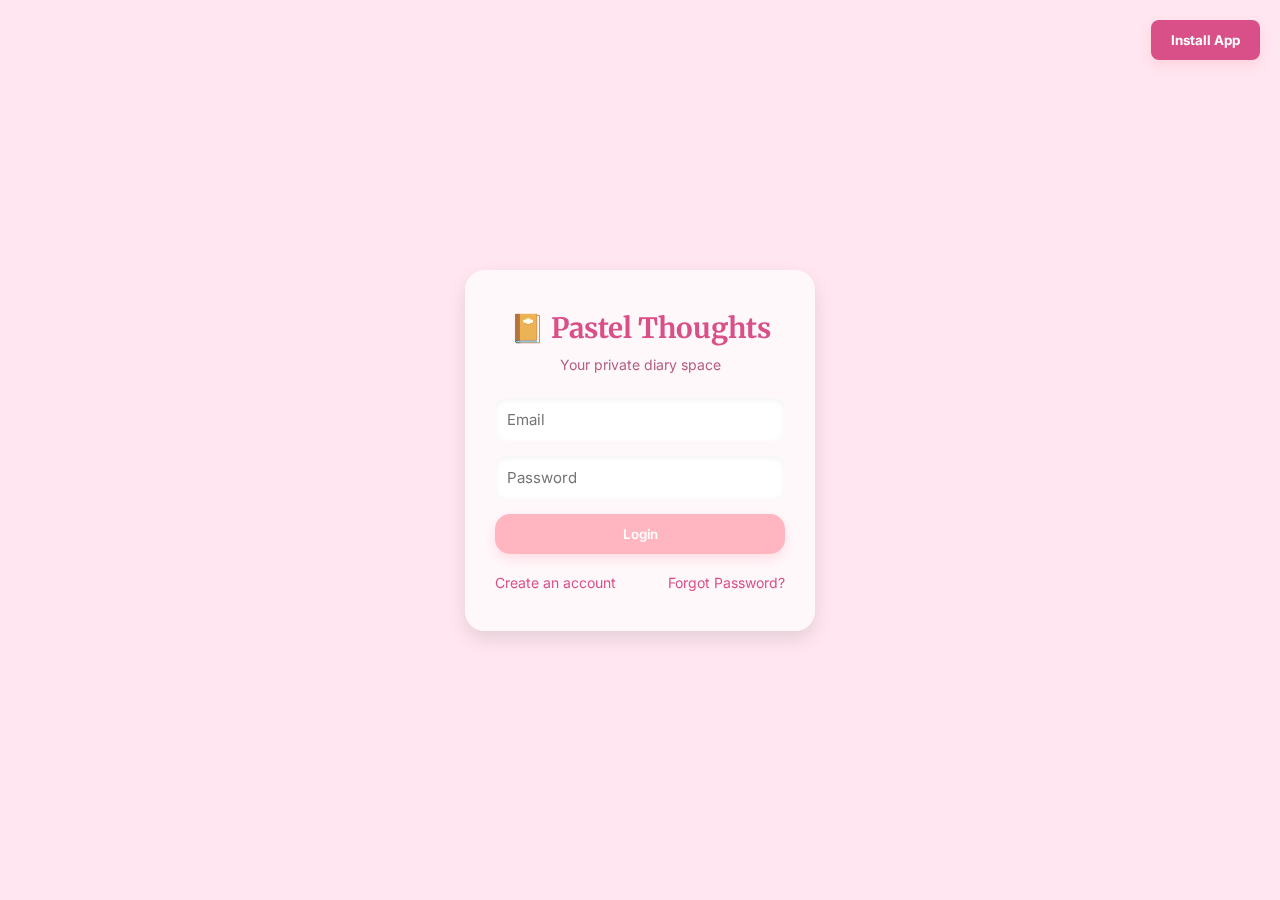
<file: index.html>
<!DOCTYPE html>
<html lang="en">
<head>
  <meta charset="UTF-8">
  <meta name="viewport" content="width=device-width, initial-scale=1.0, maximum-scale=1.0, user-scalable=no">

  <!-- PWA & iOS support -->
  <link rel="manifest" href="manifest.json">
  <meta name="theme-color" content="#d94f87">
  <meta name="apple-mobile-web-app-capable" content="yes">
  <meta name="apple-mobile-web-app-status-bar-style" content="black-translucent">
  <meta name="apple-mobile-web-app-title" content="PastelThoughts">
  <link rel="apple-touch-icon" sizes="180x180" href="icon.png">
  <link rel="apple-touch-icon" sizes="152x152" href="icon.png">
  <link rel="apple-touch-icon" sizes="120x120" href="icon.png">

  <title>PastelThoughts</title>
  <link rel="stylesheet" href="login.css">
  <link href="https://fonts.googleapis.com/css2?family=Inter:wght@400;600&family=Merriweather&display=swap" rel="stylesheet">

  <style>
    /* Permanent Install Button on Top Right */
    #installPWA {
      position: fixed;
      top: 20px;
      right: 20px;
      padding: 12px 20px;
      background: #d94f87;
      color: white;
      border: none;
      border-radius: 8px;
      font-weight: bold;
      cursor: pointer;
      z-index: 9999;
    }
  </style>
</head>
<body>
  <!-- Install Button -->
  <button id="installPWA">Install App</button>

  <div class="login-container">
    <div class="login-card">
      <h1>📔 Pastel Thoughts</h1>
      <p class="subtitle">Your private diary space</p>

      <form id="loginForm">
        <input type="email" id="email" placeholder="Email" required>
        <input type="password" id="password" placeholder="Password" required>
        <button type="submit">Login</button>
      </form>

      <form id="signupForm" style="display:none;">
        <input type="email" id="signupEmail" placeholder="Email" required>
        <input type="password" id="signupPassword" placeholder="Password" required>
        <button type="submit">Create Account</button>
      </form>

      <form id="forgotForm" style="display:none;">
        <input type="email" id="forgotEmail" placeholder="Email" required>
        <button type="submit">Send Reset Link</button>
      </form>

      <div class="links">
        <a href="#" id="showSignup">Create an account</a>
        <a href="#" id="showForgot">Forgot Password?</a>
      </div>
    </div>
  </div>
  
  <script type="module" src="login.js"></script>
  <script>
    if ("serviceWorker" in navigator) {
      navigator.serviceWorker.register("sw.js")
        .then(() => console.log("SW registered for login page!"))
        .catch(err => console.log("SW registration failed:", err));
    }
    // Optional: Add click hint for iOS users
    document.getElementById('installPWA').addEventListener('click', () => {
      alert('On iOS: Tap Share → Add to Home Screen. On Chrome/Android: follow the browser prompt.');
    });
  </script>
</body>
</html>
</file>
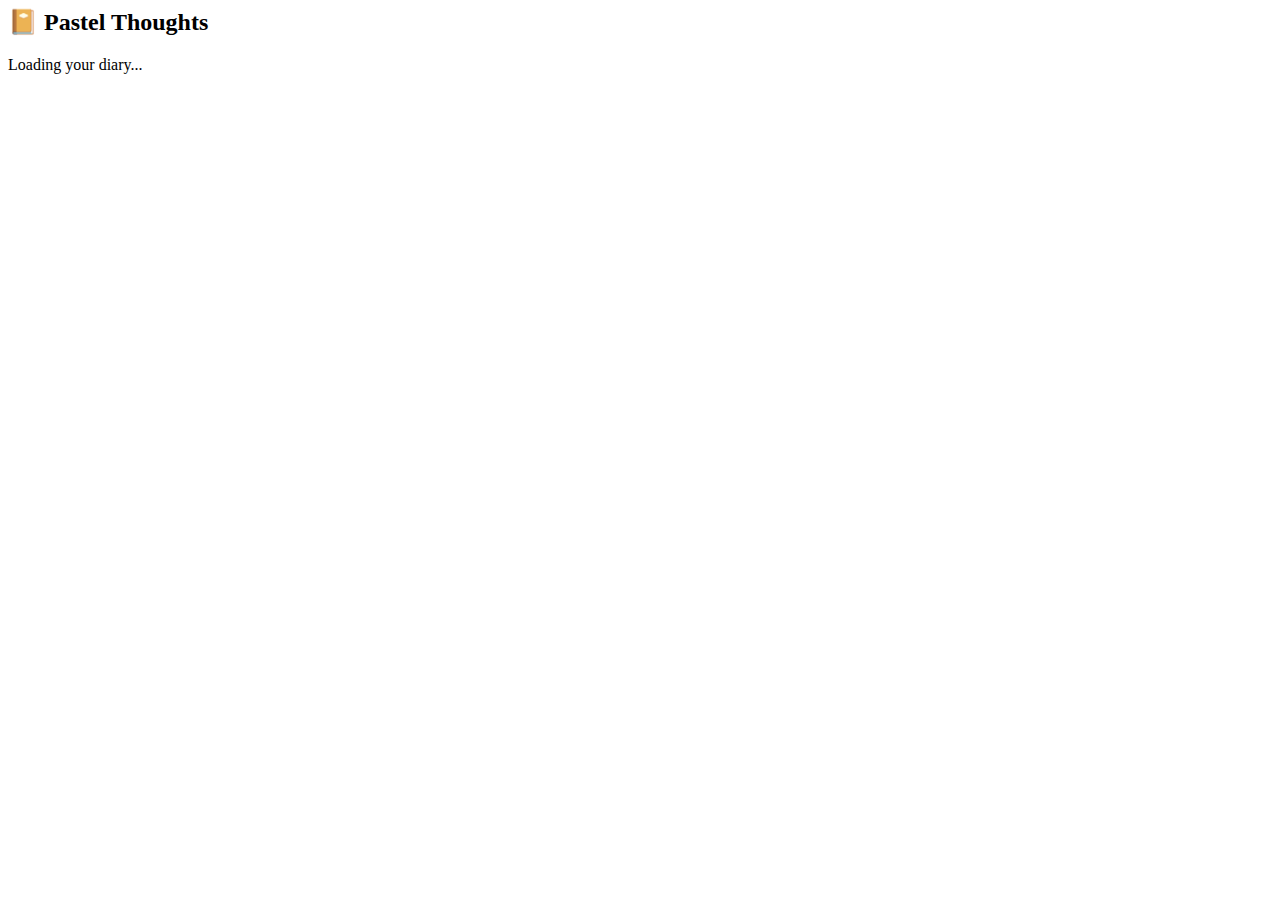
<file: loading.html>
<body>
  <div id="loadingScreen" class="loading-screen">
    <h2>📔 Pastel Thoughts</h2>
    <p>Loading your diary...</p>
  </div>

  <div id="appContent" style="display:none;">
    <!-- your existing dashboard content goes here -->
  </div>
</body>
</file>
<file: login.css>
* {
  box-sizing: border-box;
  margin: 0;
  padding: 0;
  font-family: 'Inter', sans-serif;
}

body {
  background: #ffe6f0; /* pastel pink */
  display: flex;
  justify-content: center;
  align-items: center;
  height: 100vh;
}

.login-container {
  display: flex;
  justify-content: center;
  align-items: center;
  width: 100%;
}

.login-card {
  background: rgba(255, 255, 255, 0.7);
  backdrop-filter: blur(12px);
  padding: 40px 30px;
  border-radius: 20px;
  width: 100%;
  max-width: 350px;
  text-align: center;
  box-shadow: 0 8px 20px rgba(0,0,0,0.1);
}

.login-card h1 {
  font-family: 'Merriweather', serif;
  font-size: 28px;
  color: #d94f87;
  margin-bottom: 10px;
}

.subtitle {
  font-size: 14px;
  color: #b65c7f;
  margin-bottom: 25px;
}

form {
  display: flex;
  flex-direction: column;
  gap: 15px;
}

input {
  padding: 12px;
  border: none;
  border-radius: 12px;
  background: rgba(255,255,255,0.9);
  box-shadow: inset 0 2px 6px rgba(0,0,0,0.05);
  font-size: 15px;
}

input:focus {
  outline: none;
  box-shadow: 0 0 0 2px #ffb6c1;
}

button {
  padding: 12px;
  border: none;
  border-radius: 15px;
  background: #ffb6c1;
  color: #fff;
  font-weight: 600;
  cursor: pointer;
  transition: all 0.3s ease;
  box-shadow: 0 5px 12px rgba(255,182,193,0.4);
}

button:hover {
  background: #ff8aa0;
  transform: translateY(-2px);
}

.links {
  margin-top: 20px;
  display: flex;
  justify-content: space-between;
}

.links a {
  font-size: 14px;
  color: #d94f87;
  text-decoration: none;
  transition: color 0.2s ease;
}

@media (max-width: 400px) {
  .login-card {
    padding: 25px 15px;
  }

  .login-card h1 {
    font-size: 22px;
  }

  input, button {
    font-size: 14px;
    padding: 10px;
  }

  .links {
    flex-direction: column;
    gap: 8px;
    align-items: center;
  }
}


.links a:hover {
  color: #ff3f7f;
}
</file>
